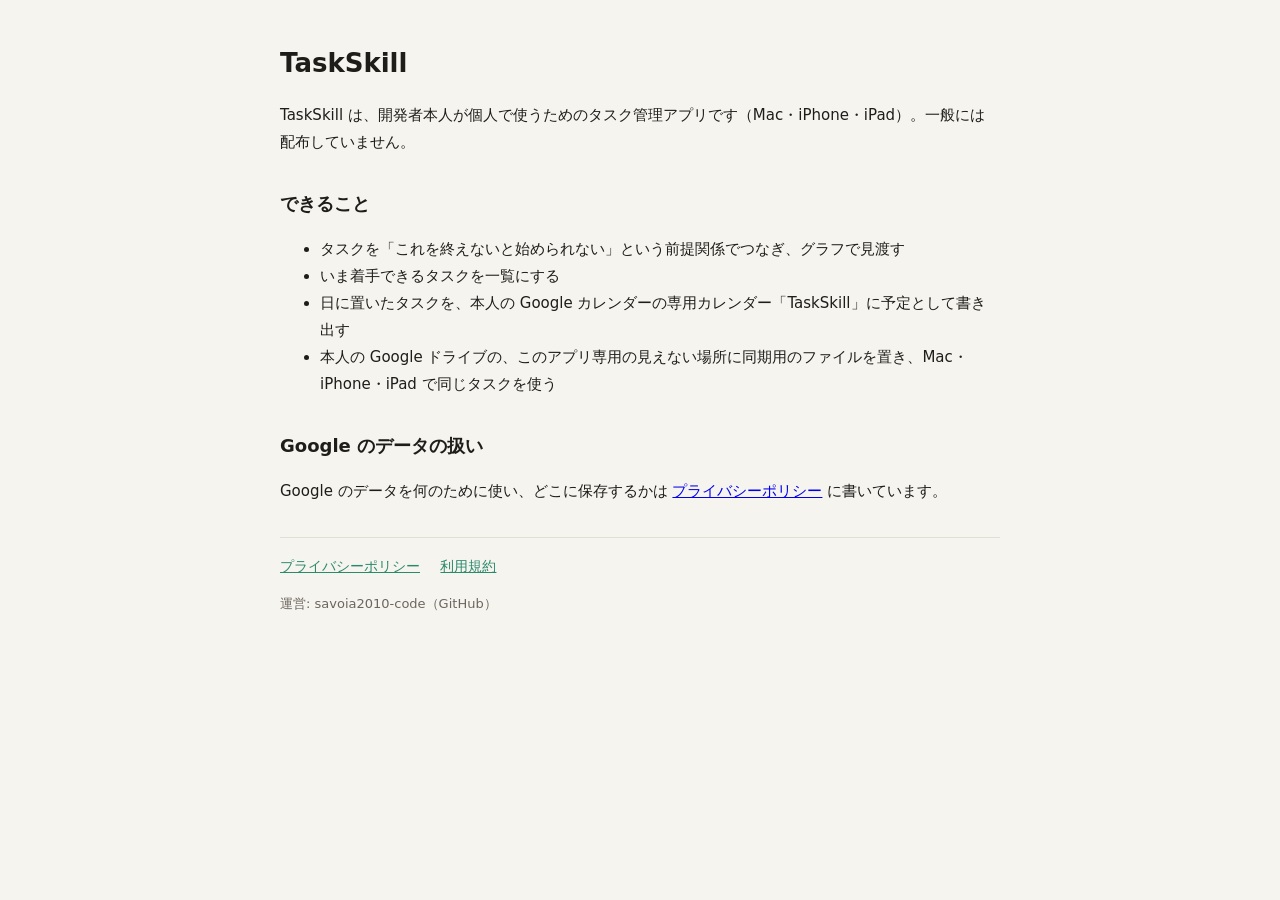
<file: index.html>
<!doctype html>
<html lang="ja">
<head>
<meta charset="utf-8">
<meta name="viewport" content="width=device-width, initial-scale=1">
<title>TaskSkill</title>
<link rel="stylesheet" href="style.css">
</head>
<body>
<main>
<h1>TaskSkill</h1>
<p>TaskSkill は、開発者本人が個人で使うためのタスク管理アプリです（Mac・iPhone・iPad）。一般には配布していません。</p>
<h2>できること</h2>
<ul>
<li>タスクを「これを終えないと始められない」という前提関係でつなぎ、グラフで見渡す</li>
<li>いま着手できるタスクを一覧にする</li>
<li>日に置いたタスクを、本人の Google カレンダーの専用カレンダー「TaskSkill」に予定として書き出す</li>
<li>本人の Google ドライブの、このアプリ専用の見えない場所に同期用のファイルを置き、Mac・iPhone・iPad で同じタスクを使う</li>
</ul>
<h2>Google のデータの扱い</h2>
<p>Google のデータを何のために使い、どこに保存するかは <a href="privacy.html">プライバシーポリシー</a> に書いています。</p>
<nav>
<a href="privacy.html">プライバシーポリシー</a>
<a href="terms.html">利用規約</a>
</nav>
<p class="muted">運営: savoia2010-code（GitHub）</p>
</main>
</body>
</html>
</file>
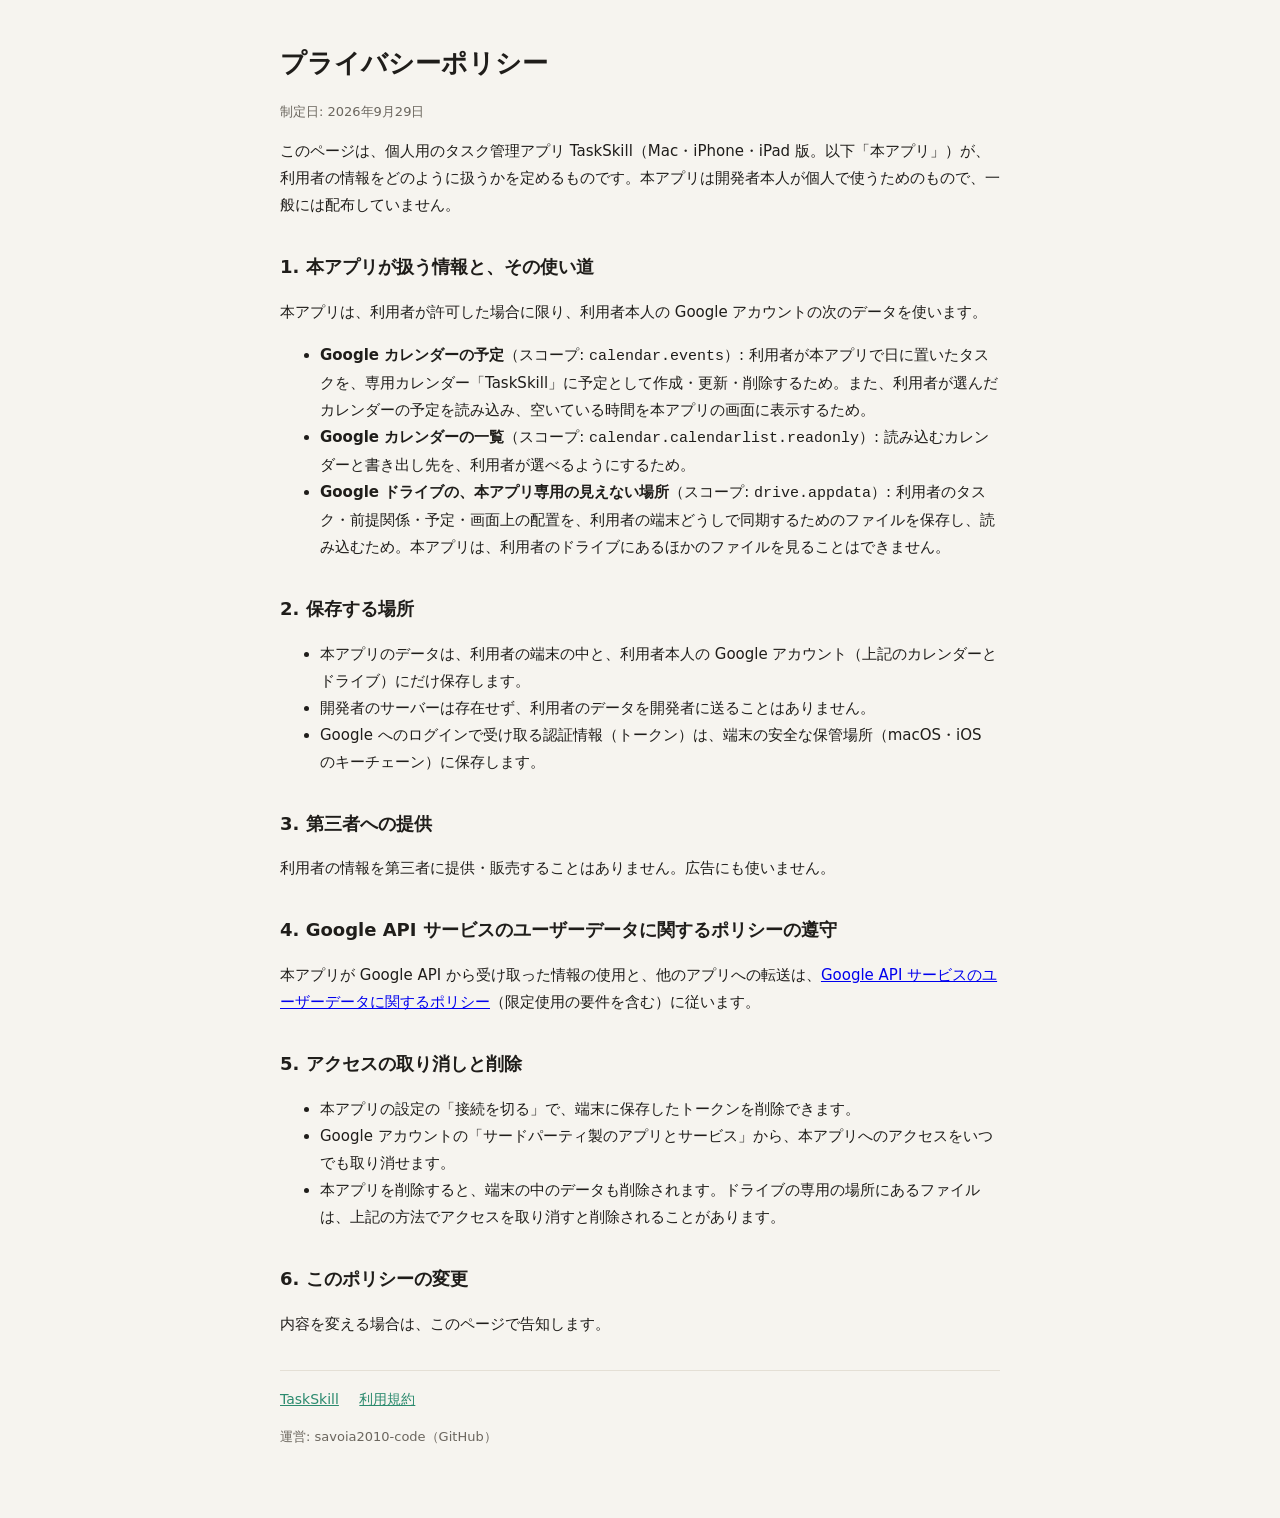
<file: privacy.html>
<!doctype html>
<html lang="ja">
<head>
<meta charset="utf-8">
<meta name="viewport" content="width=device-width, initial-scale=1">
<title>プライバシーポリシー - TaskSkill</title>
<link rel="stylesheet" href="style.css">
</head>
<body>
<main>
<h1>プライバシーポリシー</h1>
<p class="muted">制定日: 2026年9月29日</p>
<p>このページは、個人用のタスク管理アプリ TaskSkill（Mac・iPhone・iPad 版。以下「本アプリ」）が、利用者の情報をどのように扱うかを定めるものです。本アプリは開発者本人が個人で使うためのもので、一般には配布していません。</p>

<h2>1. 本アプリが扱う情報と、その使い道</h2>
<p>本アプリは、利用者が許可した場合に限り、利用者本人の Google アカウントの次のデータを使います。</p>
<ul>
<li><strong>Google カレンダーの予定</strong>（スコープ: <code>calendar.events</code>）: 利用者が本アプリで日に置いたタスクを、専用カレンダー「TaskSkill」に予定として作成・更新・削除するため。また、利用者が選んだカレンダーの予定を読み込み、空いている時間を本アプリの画面に表示するため。</li>
<li><strong>Google カレンダーの一覧</strong>（スコープ: <code>calendar.calendarlist.readonly</code>）: 読み込むカレンダーと書き出し先を、利用者が選べるようにするため。</li>
<li><strong>Google ドライブの、本アプリ専用の見えない場所</strong>（スコープ: <code>drive.appdata</code>）: 利用者のタスク・前提関係・予定・画面上の配置を、利用者の端末どうしで同期するためのファイルを保存し、読み込むため。本アプリは、利用者のドライブにあるほかのファイルを見ることはできません。</li>
</ul>

<h2>2. 保存する場所</h2>
<ul>
<li>本アプリのデータは、利用者の端末の中と、利用者本人の Google アカウント（上記のカレンダーとドライブ）にだけ保存します。</li>
<li>開発者のサーバーは存在せず、利用者のデータを開発者に送ることはありません。</li>
<li>Google へのログインで受け取る認証情報（トークン）は、端末の安全な保管場所（macOS・iOS のキーチェーン）に保存します。</li>
</ul>

<h2>3. 第三者への提供</h2>
<p>利用者の情報を第三者に提供・販売することはありません。広告にも使いません。</p>

<h2>4. Google API サービスのユーザーデータに関するポリシーの遵守</h2>
<p>本アプリが Google API から受け取った情報の使用と、他のアプリへの転送は、<a href="https://developers.google.com/terms/api-services-user-data-policy">Google API サービスのユーザーデータに関するポリシー</a>（限定使用の要件を含む）に従います。</p>

<h2>5. アクセスの取り消しと削除</h2>
<ul>
<li>本アプリの設定の「接続を切る」で、端末に保存したトークンを削除できます。</li>
<li>Google アカウントの「サードパーティ製のアプリとサービス」から、本アプリへのアクセスをいつでも取り消せます。</li>
<li>本アプリを削除すると、端末の中のデータも削除されます。ドライブの専用の場所にあるファイルは、上記の方法でアクセスを取り消すと削除されることがあります。</li>
</ul>

<h2>6. このポリシーの変更</h2>
<p>内容を変える場合は、このページで告知します。</p>

<nav>
<a href="index.html">TaskSkill</a>
<a href="terms.html">利用規約</a>
</nav>
<p class="muted">運営: savoia2010-code（GitHub）</p>
</main>
</body>
</html>
</file>
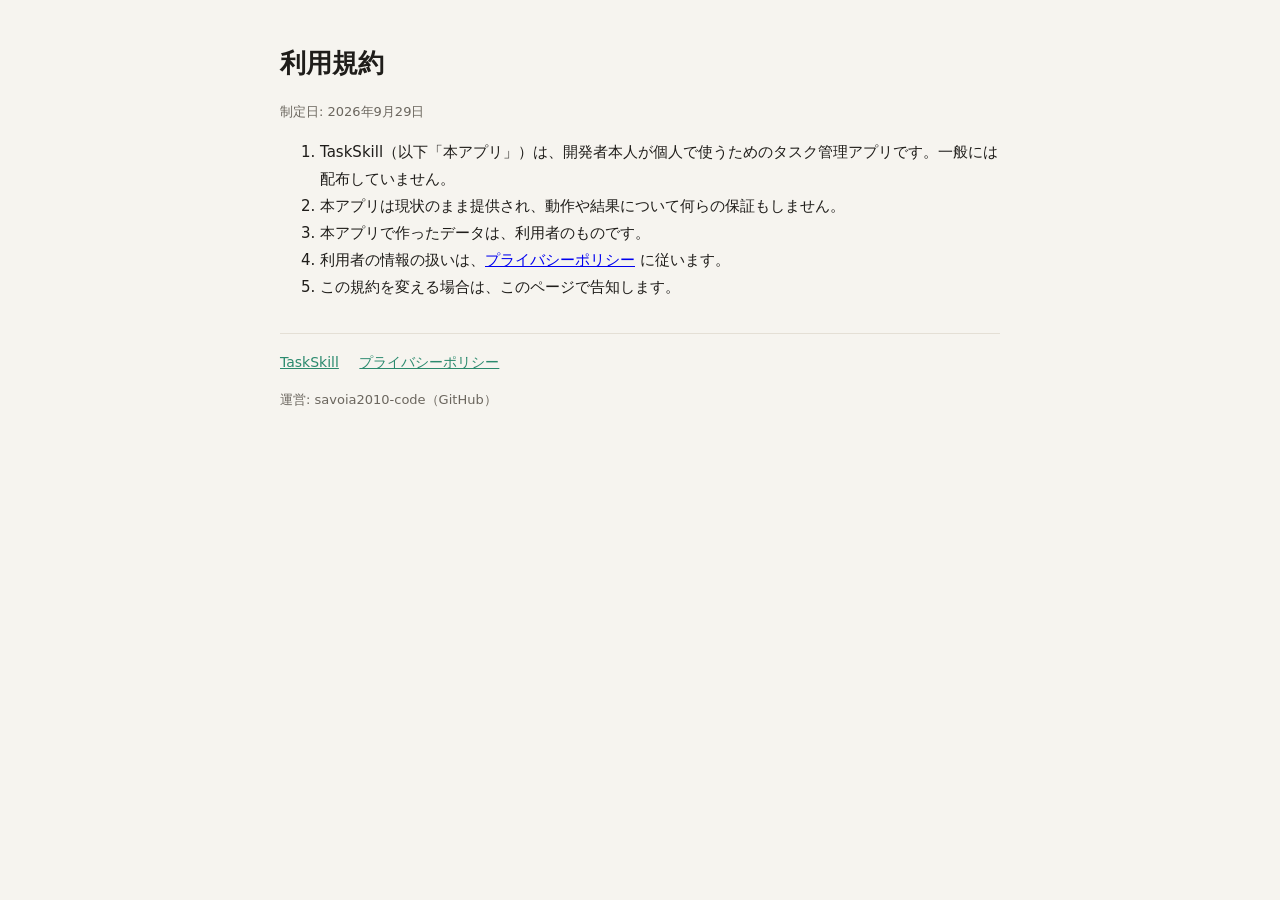
<file: terms.html>
<!doctype html>
<html lang="ja">
<head>
<meta charset="utf-8">
<meta name="viewport" content="width=device-width, initial-scale=1">
<title>利用規約 - TaskSkill</title>
<link rel="stylesheet" href="style.css">
</head>
<body>
<main>
<h1>利用規約</h1>
<p class="muted">制定日: 2026年9月29日</p>
<ol>
<li>TaskSkill（以下「本アプリ」）は、開発者本人が個人で使うためのタスク管理アプリです。一般には配布していません。</li>
<li>本アプリは現状のまま提供され、動作や結果について何らの保証もしません。</li>
<li>本アプリで作ったデータは、利用者のものです。</li>
<li>利用者の情報の扱いは、<a href="privacy.html">プライバシーポリシー</a> に従います。</li>
<li>この規約を変える場合は、このページで告知します。</li>
</ol>
<nav>
<a href="index.html">TaskSkill</a>
<a href="privacy.html">プライバシーポリシー</a>
</nav>
<p class="muted">運営: savoia2010-code（GitHub）</p>
</main>
</body>
</html>
</file>
<file: style.css>
body { margin: 0; font-family: 'Hiragino Sans', 'Hiragino Kaku Gothic ProN', system-ui, sans-serif; line-height: 1.8; color: #1f1d1a; background: #f6f4ef; }
main { max-width: 720px; margin: 0 auto; padding: 40px 20px 60px; }
h1 { font-size: 26px; margin: 0 0 8px; }
h2 { font-size: 18px; margin: 32px 0 8px; }
p, li { font-size: 15px; }
nav { margin-top: 32px; padding-top: 16px; border-top: 1px solid #e4dfd5; font-size: 14px; }
nav a { margin-right: 16px; color: #2b8a6e; }
.muted { color: #6b665e; font-size: 13px; }
</file>
